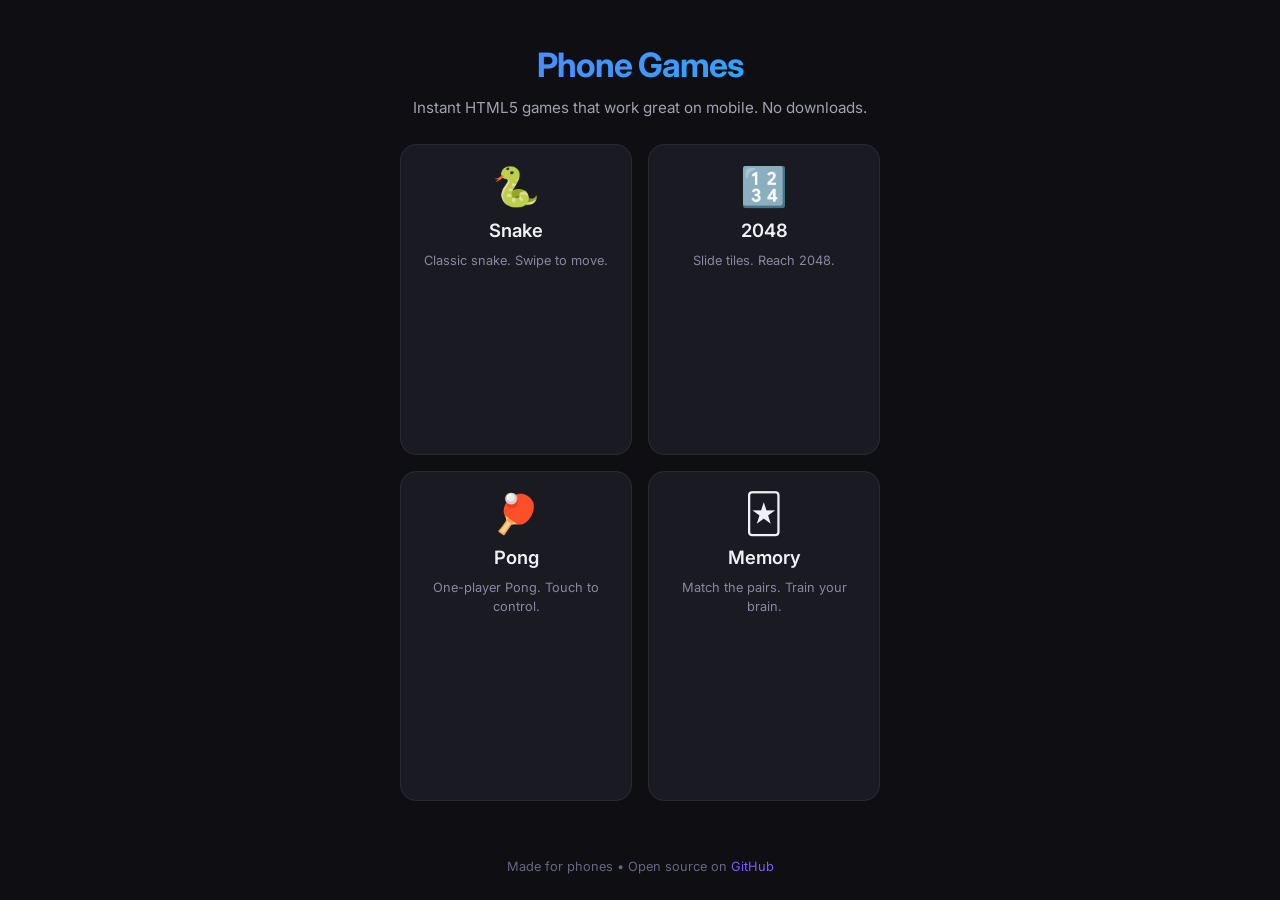
<file: index.html>
<!DOCTYPE html>
<html lang="en">
<head>
  <meta charset="UTF-8">
  <meta name="viewport" content="width=device-width, initial-scale=1.0, maximum-scale=1.0, user-scalable=no">
  <title>Phone Games – Play Instantly</title>
  <link rel="stylesheet" href="styles.css">
  <link rel="preconnect" href="https://fonts.googleapis.com">
  <link href="https://fonts.googleapis.com/css2?family=Inter:wght@400;600;700&display=swap" rel="stylesheet">
</head>
<body>
  <header>
    <h1>Phone Games</h1>
    <p>Instant HTML5 games that work great on mobile. No downloads.</p>
  </header>

  <main class="game-grid">
    <a href="snake.html" class="game-card">
      <div class="icon">🐍</div>
      <h2>Snake</h2>
      <p>Classic snake. Swipe to move.</p>
    </a>

    <a href="2048.html" class="game-card">
      <div class="icon">🔢</div>
      <h2>2048</h2>
      <p>Slide tiles. Reach 2048.</p>
    </a>

    <a href="pong.html" class="game-card">
      <div class="icon">🏓</div>
      <h2>Pong</h2>
      <p>One-player Pong. Touch to control.</p>
    </a>

    <a href="memory.html" class="game-card">
      <div class="icon">🃏</div>
      <h2>Memory</h2>
      <p>Match the pairs. Train your brain.</p>
    </a>
  </main>

  <footer>
    <p>Made for phones • Open source on <a href="https://github.com/aross197/phone-games" target="_blank">GitHub</a></p>
  </footer>
</body>
</html>
</file>
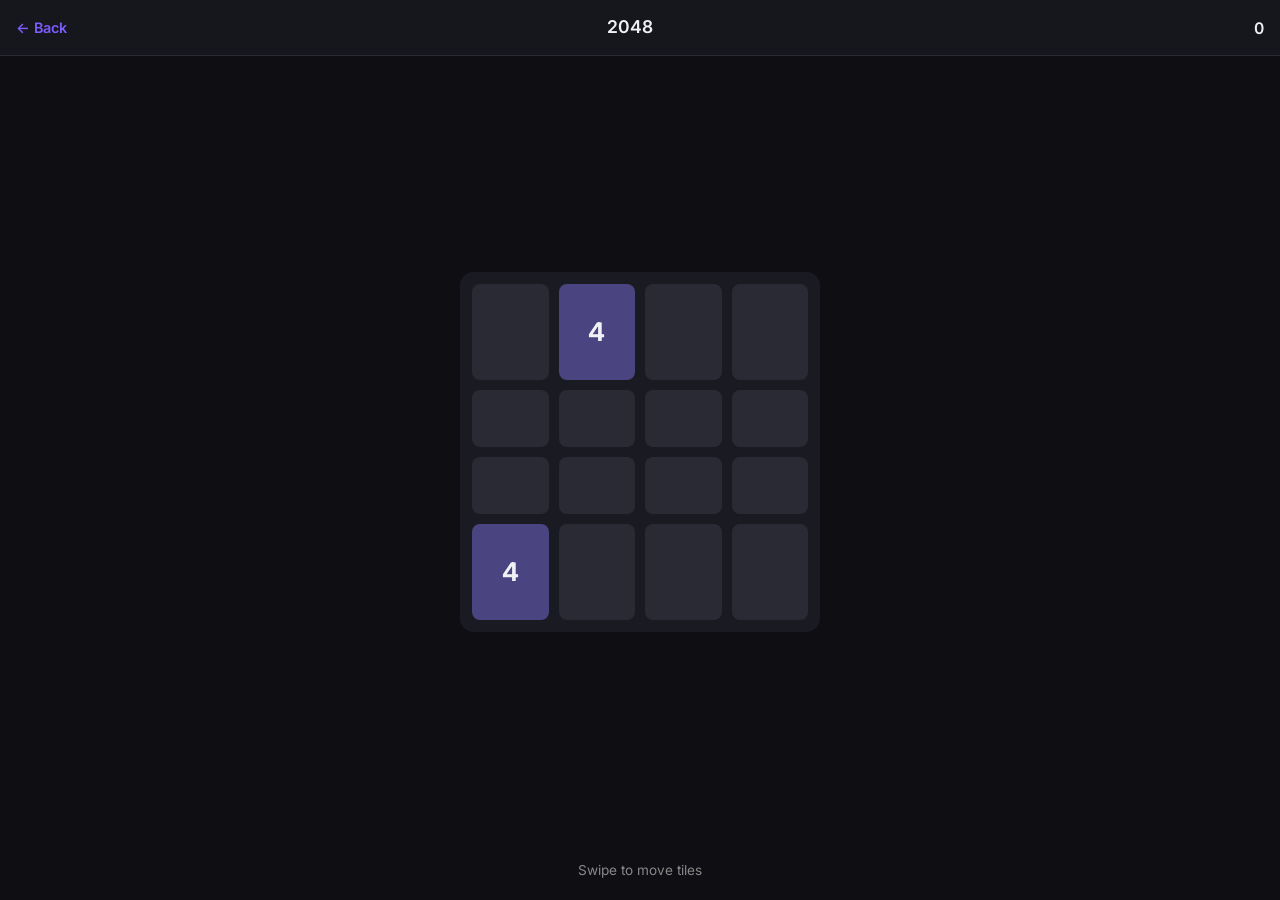
<file: 2048.html>
<!DOCTYPE html>
<html lang="en">
<head>
  <meta charset="UTF-8">
  <meta name="viewport" content="width=device-width, initial-scale=1.0, maximum-scale=1.0, user-scalable=no">
  <title>2048 – Phone Games</title>
  <link rel="stylesheet" href="styles.css">
  <link href="https://fonts.googleapis.com/css2?family=Inter:wght@400;600;700&display=swap" rel="stylesheet">
  <style>
    .board {
      display: grid;
      grid-template-columns: repeat(4, 1fr);
      gap: 10px;
      background: #1a1a22;
      padding: 12px;
      border-radius: 14px;
      width: min(92vw, 360px);
      aspect-ratio: 1;
    }
    .tile {
      background: #2a2a35;
      border-radius: 8px;
      display: flex;
      align-items: center;
      justify-content: center;
      font-size: 1.6rem;
      font-weight: 700;
      color: #f0f0f5;
      transition: all 0.12s ease;
    }
    .tile[data-v="2"] { background: #3d3a5c; }
    .tile[data-v="4"] { background: #4a4580; }
    .tile[data-v="8"] { background: #6b5ce6; color: #fff; }
    .tile[data-v="16"] { background: #7c5cff; color: #fff; }
    .tile[data-v="32"] { background: #9b6dff; color: #fff; }
    .tile[data-v="64"] { background: #b57aff; color: #fff; }
    .tile[data-v="128"] { background: #00b4d8; color: #fff; font-size: 1.35rem; }
    .tile[data-v="256"] { background: #00c4b4; color: #fff; font-size: 1.35rem; }
    .tile[data-v="512"] { background: #00d4a0; color: #111; font-size: 1.35rem; }
    .tile[data-v="1024"] { background: #ffd60a; color: #111; font-size: 1.15rem; }
    .tile[data-v="2048"] { background: #ff9f1c; color: #111; font-size: 1.15rem; }
    .overlay {
      position: absolute;
      inset: 0;
      background: rgba(0,0,0,0.65);
      display: flex;
      flex-direction: column;
      align-items: center;
      justify-content: center;
      border-radius: 14px;
      color: #fff;
      font-size: 1.5rem;
      font-weight: 700;
      gap: 0.8rem;
    }
    .overlay.hidden { display: none; }
  </style>
</head>
<body class="game-page">
  <div class="game-header">
    <a href="index.html">← Back</a>
    <h1>2048</h1>
    <div class="score" id="score">0</div>
  </div>

  <div class="game-container" style="position:relative">
    <div class="board" id="board"></div>
    <div class="overlay hidden" id="overlay">
      <div id="msg">Game Over</div>
      <button class="btn" onclick="reset()">New Game</button>
    </div>
  </div>

  <div class="controls">
    Swipe to move tiles
  </div>

  <script>
    const boardEl = document.getElementById('board');
    const scoreEl = document.getElementById('score');
    const overlay = document.getElementById('overlay');
    const msgEl = document.getElementById('msg');

    let grid, score;

    function emptyGrid() {
      return Array.from({length:4}, () => Array(4).fill(0));
    }

    function addRandom() {
      const empty = [];
      for (let r=0;r<4;r++) for (let c=0;c<4;c++) if (!grid[r][c]) empty.push([r,c]);
      if (!empty.length) return;
      const [r,c] = empty[Math.floor(Math.random()*empty.length)];
      grid[r][c] = Math.random() < 0.9 ? 2 : 4;
    }

    function render() {
      boardEl.innerHTML = '';
      for (let r=0;r<4;r++) {
        for (let c=0;c<4;c++) {
          const t = document.createElement('div');
          t.className = 'tile';
          const v = grid[r][c];
          if (v) {
            t.textContent = v;
            t.dataset.v = v;
          }
          boardEl.appendChild(t);
        }
      }
      scoreEl.textContent = score;
    }

    function slide(row) {
      const arr = row.filter(x => x);
      for (let i=0;i<arr.length-1;i++) {
        if (arr[i] === arr[i+1]) {
          arr[i] *= 2;
          score += arr[i];
          arr.splice(i+1,1);
        }
      }
      while (arr.length < 4) arr.push(0);
      return arr;
    }

    function move(dir) {
      const old = JSON.stringify(grid);
      if (dir === 'left') {
        grid = grid.map(row => slide(row));
      } else if (dir === 'right') {
        grid = grid.map(row => slide(row.reverse()).reverse());
      } else if (dir === 'up') {
        let cols = [0,1,2,3].map(c => grid.map(r => r[c]));
        cols = cols.map(col => slide(col));
        grid = [0,1,2,3].map(r => cols.map(c => c[r]));
      } else if (dir === 'down') {
        let cols = [0,1,2,3].map(c => grid.map(r => r[c]));
        cols = cols.map(col => slide(col.reverse()).reverse());
        grid = [0,1,2,3].map(r => cols.map(c => c[r]));
      }

      if (JSON.stringify(grid) !== old) {
        addRandom();
        render();
        checkEnd();
      }
    }

    function checkEnd() {
      // win
      if (grid.some(row => row.includes(2048))) {
        msgEl.textContent = 'You Win!';
        overlay.classList.remove('hidden');
        return;
      }
      // any empty?
      if (grid.some(row => row.includes(0))) return;
      // any merges possible?
      for (let r=0;r<4;r++) for (let c=0;c<4;c++) {
        const v = grid[r][c];
        if ((c<3 && grid[r][c+1]===v) || (r<3 && grid[r+1][c]===v)) return;
      }
      msgEl.textContent = 'Game Over';
      overlay.classList.remove('hidden');
    }

    function reset() {
      grid = emptyGrid();
      score = 0;
      addRandom();
      addRandom();
      overlay.classList.add('hidden');
      render();
    }

    // Touch
    let sx, sy;
    boardEl.addEventListener('touchstart', e => {
      e.preventDefault();
      sx = e.touches[0].clientX;
      sy = e.touches[0].clientY;
    }, {passive:false});

    boardEl.addEventListener('touchend', e => {
      e.preventDefault();
      const dx = e.changedTouches[0].clientX - sx;
      const dy = e.changedTouches[0].clientY - sy;
      if (Math.abs(dx) < 20 && Math.abs(dy) < 20) return;
      if (Math.abs(dx) > Math.abs(dy)) {
        move(dx > 0 ? 'right' : 'left');
      } else {
        move(dy > 0 ? 'down' : 'up');
      }
    }, {passive:false});

    // Keyboard
    window.addEventListener('keydown', e => {
      const map = {ArrowLeft:'left', ArrowRight:'right', ArrowUp:'up', ArrowDown:'down'};
      if (map[e.key]) {
        e.preventDefault();
        move(map[e.key]);
      }
    });

    reset();
  </script>
</body>
</html>
</file>
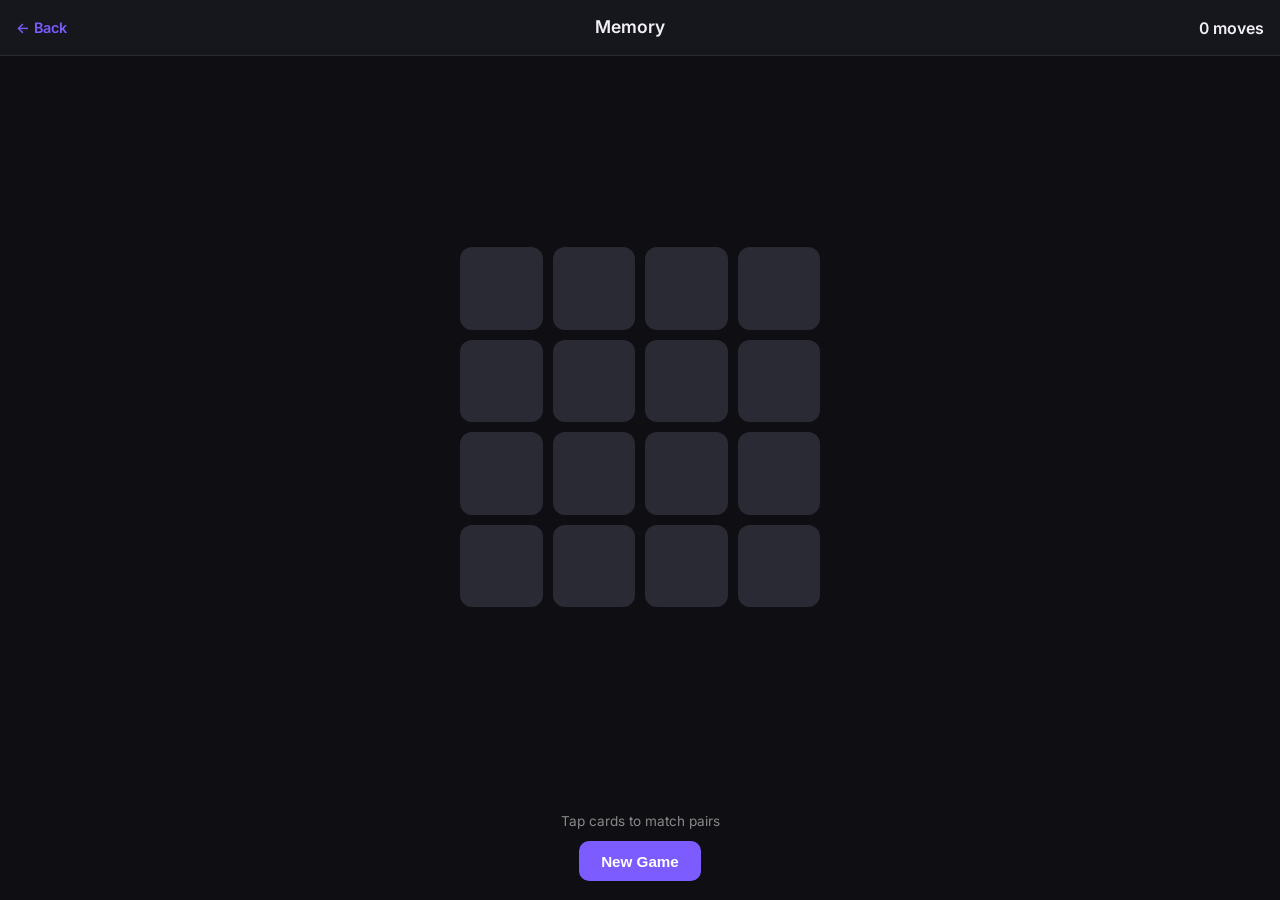
<file: memory.html>
<!DOCTYPE html>
<html lang="en">
<head>
  <meta charset="UTF-8">
  <meta name="viewport" content="width=device-width, initial-scale=1.0, maximum-scale=1.0, user-scalable=no">
  <title>Memory – Phone Games</title>
  <link rel="stylesheet" href="styles.css">
  <link href="https://fonts.googleapis.com/css2?family=Inter:wght@400;600;700&display=swap" rel="stylesheet">
  <style>
    .board {
      display: grid;
      grid-template-columns: repeat(4, 1fr);
      gap: 10px;
      width: min(92vw, 360px);
    }
    .card {
      aspect-ratio: 1;
      background: #2a2a35;
      border-radius: 12px;
      display: flex;
      align-items: center;
      justify-content: center;
      font-size: 1.8rem;
      cursor: pointer;
      transition: transform 0.2s, background 0.2s;
      user-select: none;
      -webkit-tap-highlight-color: transparent;
    }
    .card.flipped, .card.matched {
      background: #1e1e28;
      transform: rotateY(180deg);
    }
    .card.matched {
      opacity: 0.55;
      pointer-events: none;
    }
    .card span {
      display: none;
    }
    .card.flipped span, .card.matched span {
      display: block;
      transform: rotateY(180deg);
    }
  </style>
</head>
<body class="game-page">
  <div class="game-header">
    <a href="index.html">← Back</a>
    <h1>Memory</h1>
    <div class="score" id="moves">0 moves</div>
  </div>

  <div class="game-container">
    <div class="board" id="board"></div>
  </div>

  <div class="controls">
    Tap cards to match pairs
    <br>
    <button class="btn" onclick="reset()">New Game</button>
  </div>

  <script>
    const emojis = ['🍎','🍌','🍇','🍊','🍓','🍉','🍒','🥝'];
    const boardEl = document.getElementById('board');
    const movesEl = document.getElementById('moves');

    let cards, flipped, lock, moves, matched;

    function shuffle(arr) {
      for (let i = arr.length - 1; i > 0; i--) {
        const j = Math.floor(Math.random() * (i + 1));
        [arr[i], arr[j]] = [arr[j], arr[i]];
      }
      return arr;
    }

    function reset() {
      const pairs = shuffle([...emojis, ...emojis]);
      cards = pairs.map((emoji, i) => ({ emoji, id: i, flipped: false, matched: false }));
      flipped = [];
      lock = false;
      moves = 0;
      matched = 0;
      movesEl.textContent = '0 moves';
      render();
    }

    function render() {
      boardEl.innerHTML = '';
      cards.forEach((c, i) => {
        const div = document.createElement('div');
        div.className = 'card' + (c.flipped || c.matched ? ' flipped' : '') + (c.matched ? ' matched' : '');
        div.innerHTML = `<span>${c.emoji}</span>`;
        div.onclick = () => flip(i);
        boardEl.appendChild(div);
      });
    }

    function flip(i) {
      if (lock || cards[i].flipped || cards[i].matched) return;

      cards[i].flipped = true;
      flipped.push(i);
      render();

      if (flipped.length === 2) {
        moves++;
        movesEl.textContent = moves + (moves === 1 ? ' move' : ' moves');
        lock = true;

        const [a, b] = flipped;
        if (cards[a].emoji === cards[b].emoji) {
          cards[a].matched = cards[b].matched = true;
          matched += 2;
          flipped = [];
          lock = false;
          render();
          if (matched === 16) {
            setTimeout(() => alert(`Nice! Finished in ${moves} moves`), 300);
          }
        } else {
          setTimeout(() => {
            cards[a].flipped = cards[b].flipped = false;
            flipped = [];
            lock = false;
            render();
          }, 650);
        }
      }
    }

    reset();
  </script>
</body>
</html>
</file>
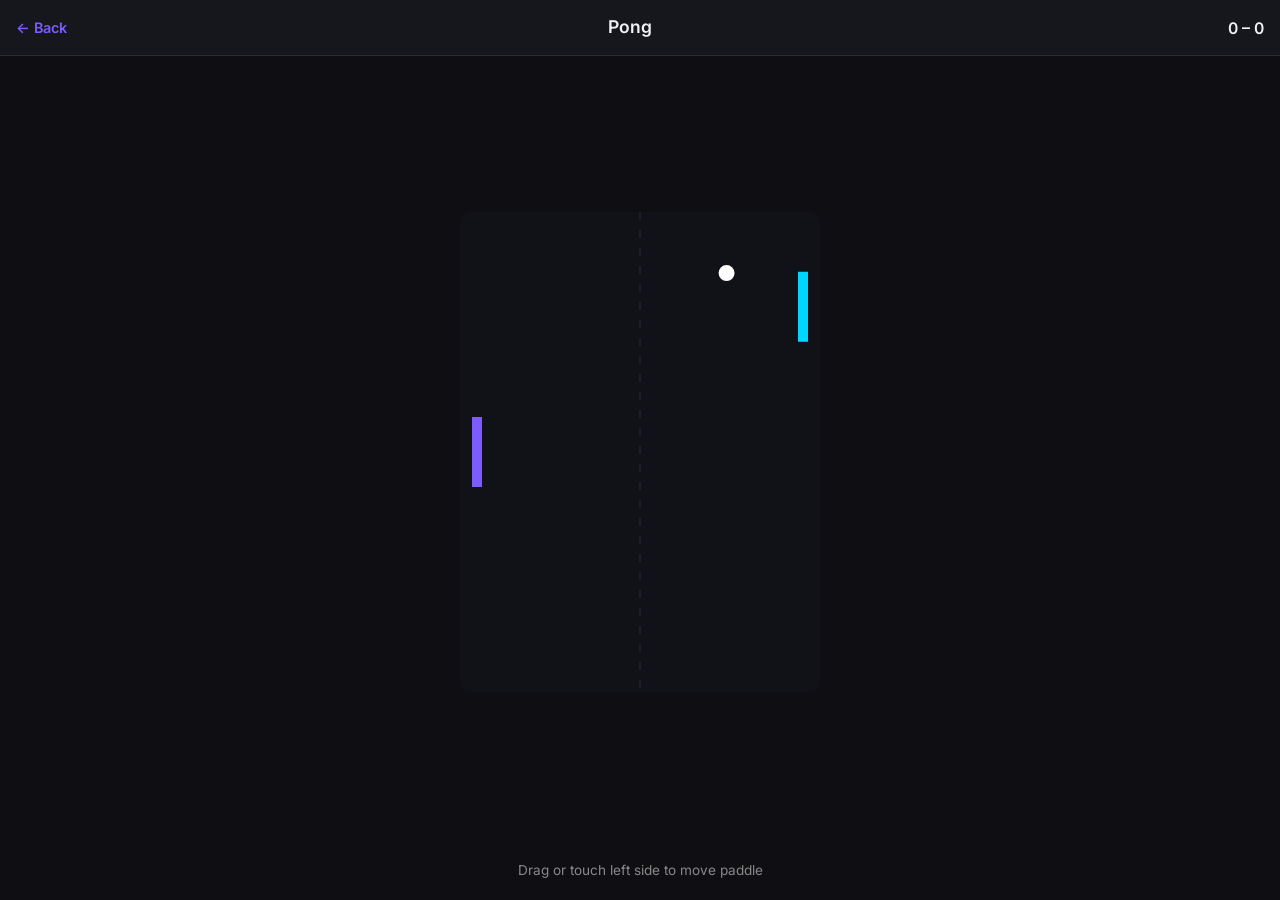
<file: pong.html>
<!DOCTYPE html>
<html lang="en">
<head>
  <meta charset="UTF-8">
  <meta name="viewport" content="width=device-width, initial-scale=1.0, maximum-scale=1.0, user-scalable=no">
  <title>Pong – Phone Games</title>
  <link rel="stylesheet" href="styles.css">
  <link href="https://fonts.googleapis.com/css2?family=Inter:wght@400;600;700&display=swap" rel="stylesheet">
</head>
<body class="game-page">
  <div class="game-header">
    <a href="index.html">← Back</a>
    <h1>Pong</h1>
    <div class="score" id="score">0 – 0</div>
  </div>

  <div class="game-container">
    <canvas id="game" width="360" height="480"></canvas>
  </div>

  <div class="controls">
    Drag or touch left side to move paddle
  </div>

  <script>
    const canvas = document.getElementById('game');
    const ctx = canvas.getContext('2d');
    const scoreEl = document.getElementById('score');

    const W = canvas.width;
    const H = canvas.height;

    let playerY, aiY, ball, playerScore, aiScore, running;

    function resetBall(dir = 1) {
      ball = {
        x: W/2,
        y: H/2,
        vx: 3.2 * dir,
        vy: (Math.random() * 2 - 1) * 2.8
      };
    }

    function reset() {
      playerY = H/2 - 35;
      aiY = H/2 - 35;
      playerScore = 0;
      aiScore = 0;
      scoreEl.textContent = '0 – 0';
      resetBall(Math.random() > 0.5 ? 1 : -1);
      running = true;
    }

    function draw() {
      // bg
      ctx.fillStyle = '#111118';
      ctx.fillRect(0, 0, W, H);

      // center line
      ctx.strokeStyle = '#2a2a35';
      ctx.setLineDash([8, 10]);
      ctx.beginPath();
      ctx.moveTo(W/2, 0);
      ctx.lineTo(W/2, H);
      ctx.stroke();
      ctx.setLineDash([]);

      // paddles
      ctx.fillStyle = '#7c5cff';
      ctx.fillRect(12, playerY, 10, 70);
      ctx.fillStyle = '#00d4ff';
      ctx.fillRect(W - 22, aiY, 10, 70);

      // ball
      ctx.fillStyle = '#fff';
      ctx.beginPath();
      ctx.arc(ball.x, ball.y, 8, 0, Math.PI*2);
      ctx.fill();
    }

    function update() {
      if (!running) return;

      ball.x += ball.vx;
      ball.y += ball.vy;

      // top/bottom
      if (ball.y < 8 || ball.y > H - 8) ball.vy *= -1;

      // player paddle
      if (ball.x < 30 && ball.x > 12 && ball.y > playerY && ball.y < playerY + 70) {
        ball.vx = Math.abs(ball.vx) * 1.05;
        const hit = (ball.y - (playerY + 35)) / 35;
        ball.vy = hit * 4;
      }

      // ai paddle
      if (ball.x > W - 30 && ball.x < W - 12 && ball.y > aiY && ball.y < aiY + 70) {
        ball.vx = -Math.abs(ball.vx) * 1.05;
        const hit = (ball.y - (aiY + 35)) / 35;
        ball.vy = hit * 4;
      }

      // score
      if (ball.x < 0) {
        aiScore++;
        scoreEl.textContent = `${playerScore} – ${aiScore}`;
        resetBall(1);
      }
      if (ball.x > W) {
        playerScore++;
        scoreEl.textContent = `${playerScore} – ${aiScore}`;
        resetBall(-1);
      }

      // simple AI
      const target = ball.y - 35;
      aiY += (target - aiY) * 0.085;
      aiY = Math.max(0, Math.min(H - 70, aiY));

      draw();
      requestAnimationFrame(update);
    }

    // Touch / drag control
    function setPlayer(y) {
      const rect = canvas.getBoundingClientRect();
      const scale = H / rect.height;
      playerY = (y - rect.top) * scale - 35;
      playerY = Math.max(0, Math.min(H - 70, playerY));
    }

    canvas.addEventListener('touchstart', e => {
      e.preventDefault();
      setPlayer(e.touches[0].clientY);
    }, {passive:false});

    canvas.addEventListener('touchmove', e => {
      e.preventDefault();
      setPlayer(e.touches[0].clientY);
    }, {passive:false});

    canvas.addEventListener('mousemove', e => {
      setPlayer(e.clientY);
    });

    reset();
    requestAnimationFrame(update);
  </script>
</body>
</html>
</file>
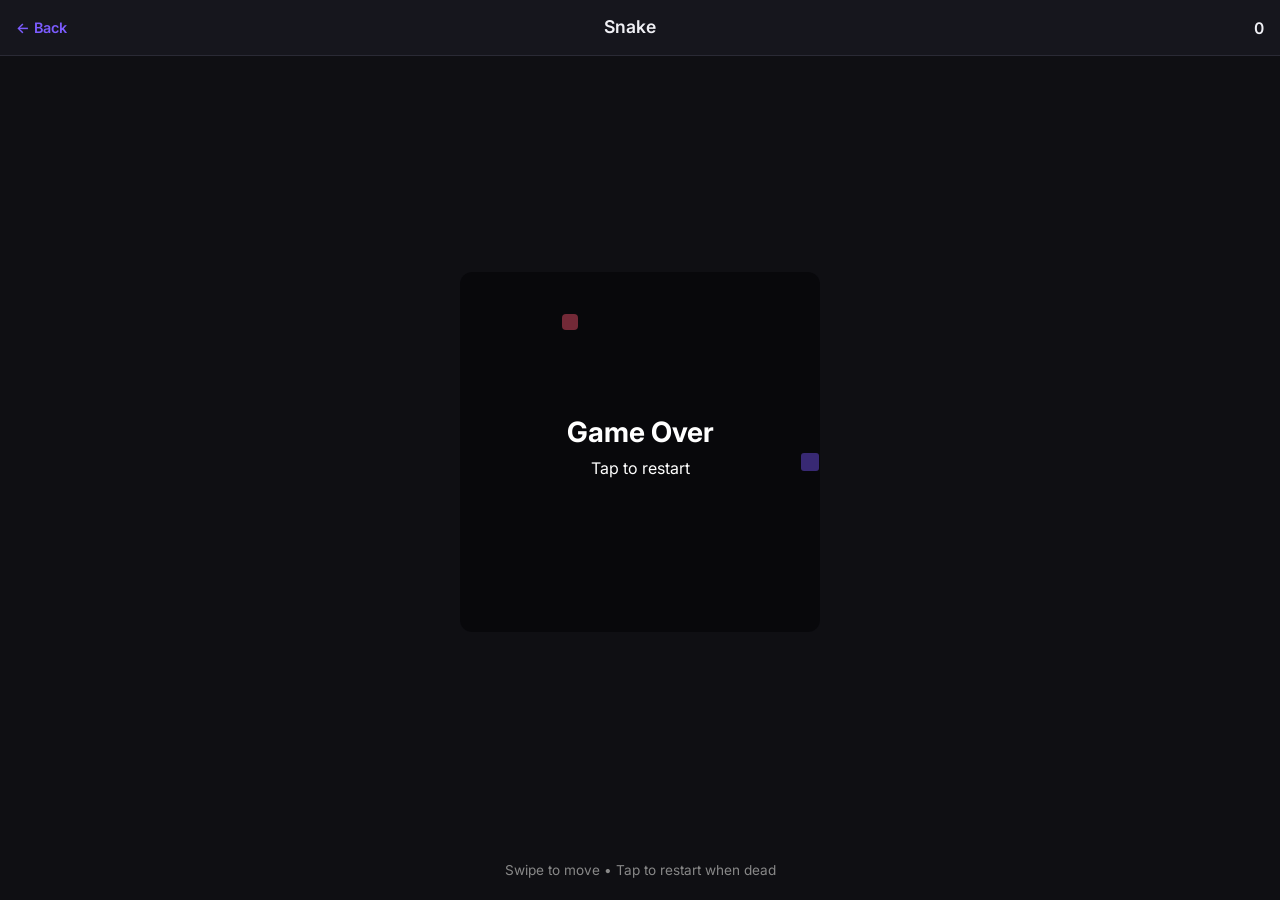
<file: snake.html>
<!DOCTYPE html>
<html lang="en">
<head>
  <meta charset="UTF-8">
  <meta name="viewport" content="width=device-width, initial-scale=1.0, maximum-scale=1.0, user-scalable=no">
  <title>Snake – Phone Games</title>
  <link rel="stylesheet" href="styles.css">
  <link href="https://fonts.googleapis.com/css2?family=Inter:wght@400;600;700&display=swap" rel="stylesheet">
</head>
<body class="game-page">
  <div class="game-header">
    <a href="index.html">← Back</a>
    <h1>Snake</h1>
    <div class="score" id="score">0</div>
  </div>

  <div class="game-container">
    <canvas id="game" width="360" height="360"></canvas>
  </div>

  <div class="controls">
    Swipe to move • Tap to restart when dead
  </div>

  <script>
    const canvas = document.getElementById('game');
    const ctx = canvas.getContext('2d');
    const scoreEl = document.getElementById('score');

    const GRID = 18;
    const CELL = canvas.width / GRID;

    let snake, dir, nextDir, food, score, alive, lastTime;

    function reset() {
      snake = [{x: 9, y: 9}];
      dir = {x: 1, y: 0};
      nextDir = {x: 1, y: 0};
      score = 0;
      scoreEl.textContent = score;
      alive = true;
      placeFood();
      lastTime = 0;
    }

    function placeFood() {
      do {
        food = {
          x: Math.floor(Math.random() * GRID),
          y: Math.floor(Math.random() * GRID)
        };
      } while (snake.some(s => s.x === food.x && s.y === food.y));
    }

    function draw() {
      ctx.fillStyle = '#111118';
      ctx.fillRect(0, 0, canvas.width, canvas.height);

      // food
      ctx.fillStyle = '#ff5c7a';
      ctx.beginPath();
      ctx.roundRect(food.x * CELL + 2, food.y * CELL + 2, CELL - 4, CELL - 4, 4);
      ctx.fill();

      // snake
      snake.forEach((s, i) => {
        ctx.fillStyle = i === 0 ? '#7c5cff' : '#5a3fd4';
        ctx.beginPath();
        ctx.roundRect(s.x * CELL + 1, s.y * CELL + 1, CELL - 2, CELL - 2, 3);
        ctx.fill();
      });

      if (!alive) {
        ctx.fillStyle = 'rgba(0,0,0,0.55)';
        ctx.fillRect(0, 0, canvas.width, canvas.height);
        ctx.fillStyle = '#fff';
        ctx.font = 'bold 28px Inter, sans-serif';
        ctx.textAlign = 'center';
        ctx.fillText('Game Over', canvas.width/2, canvas.height/2 - 10);
        ctx.font = '16px Inter, sans-serif';
        ctx.fillText('Tap to restart', canvas.width/2, canvas.height/2 + 22);
      }
    }

    function update(time) {
      if (!alive) {
        draw();
        requestAnimationFrame(update);
        return;
      }

      if (time - lastTime > 110) {
        lastTime = time;
        dir = nextDir;

        const head = {x: snake[0].x + dir.x, y: snake[0].y + dir.y};

        // wall or self collision
        if (head.x < 0 || head.x >= GRID || head.y < 0 || head.y >= GRID ||
            snake.some(s => s.x === head.x && s.y === head.y)) {
          alive = false;
        } else {
          snake.unshift(head);
          if (head.x === food.x && head.y === food.y) {
            score += 10;
            scoreEl.textContent = score;
            placeFood();
          } else {
            snake.pop();
          }
        }
      }

      draw();
      requestAnimationFrame(update);
    }

    // Touch controls
    let startX, startY;
    canvas.addEventListener('touchstart', e => {
      e.preventDefault();
      if (!alive) {
        reset();
        return;
      }
      startX = e.touches[0].clientX;
      startY = e.touches[0].clientY;
    }, {passive: false});

    canvas.addEventListener('touchend', e => {
      e.preventDefault();
      if (!alive || startX === undefined) return;

      const dx = e.changedTouches[0].clientX - startX;
      const dy = e.changedTouches[0].clientY - startY;

      if (Math.abs(dx) > Math.abs(dy)) {
        if (dx > 20 && dir.x !== -1) nextDir = {x: 1, y: 0};
        else if (dx < -20 && dir.x !== 1) nextDir = {x: -1, y: 0};
      } else {
        if (dy > 20 && dir.y !== -1) nextDir = {x: 0, y: 1};
        else if (dy < -20 && dir.y !== 1) nextDir = {x: 0, y: -1};
      }
      startX = startY = undefined;
    }, {passive: false});

    // Keyboard support
    window.addEventListener('keydown', e => {
      if (!alive) {
        if (e.key === ' ' || e.key === 'Enter') reset();
        return;
      }
      if (e.key === 'ArrowUp' && dir.y !== 1) nextDir = {x: 0, y: -1};
      if (e.key === 'ArrowDown' && dir.y !== -1) nextDir = {x: 0, y: 1};
      if (e.key === 'ArrowLeft' && dir.x !== 1) nextDir = {x: -1, y: 0};
      if (e.key === 'ArrowRight' && dir.x !== -1) nextDir = {x: 1, y: 0};
    });

    // click to restart
    canvas.addEventListener('click', () => {
      if (!alive) reset();
    });

    reset();
    requestAnimationFrame(update);
  </script>
</body>
</html>
</file>
<file: styles.css>
* {
  margin: 0;
  padding: 0;
  box-sizing: border-box;
}

body {
  font-family: 'Inter', system-ui, -apple-system, sans-serif;
  background: #0f0f13;
  color: #f0f0f5;
  min-height: 100vh;
  display: flex;
  flex-direction: column;
  line-height: 1.5;
}

header {
  text-align: center;
  padding: 2.5rem 1.25rem 1.5rem;
}

header h1 {
  font-size: 2.1rem;
  font-weight: 700;
  letter-spacing: -0.03em;
  margin-bottom: 0.4rem;
  background: linear-gradient(135deg, #7c5cff, #00d4ff);
  -webkit-background-clip: text;
  -webkit-text-fill-color: transparent;
  background-clip: text;
}

header p {
  color: #a0a0b0;
  font-size: 0.95rem;
}

.game-grid {
  display: grid;
  grid-template-columns: 1fr 1fr;
  gap: 1rem;
  padding: 0 1.25rem 2rem;
  max-width: 520px;
  margin: 0 auto;
  width: 100%;
  flex: 1;
}

.game-card {
  background: #1a1a22;
  border: 1px solid #2a2a35;
  border-radius: 16px;
  padding: 1.4rem 1rem;
  text-decoration: none;
  color: inherit;
  text-align: center;
  transition: transform 0.15s ease, border-color 0.15s ease, background 0.15s ease;
  display: flex;
  flex-direction: column;
  align-items: center;
  gap: 0.4rem;
}

.game-card:active {
  transform: scale(0.97);
}

.game-card .icon {
  font-size: 2.4rem;
  line-height: 1;
  margin-bottom: 0.3rem;
}

.game-card h2 {
  font-size: 1.15rem;
  font-weight: 600;
}

.game-card p {
  font-size: 0.8rem;
  color: #8888a0;
}

footer {
  text-align: center;
  padding: 1.5rem;
  font-size: 0.8rem;
  color: #666680;
}

footer a {
  color: #7c5cff;
  text-decoration: none;
}

/* Shared game page styles */
.game-page {
  display: flex;
  flex-direction: column;
  height: 100vh;
  max-height: 100dvh;
  overflow: hidden;
}

.game-header {
  display: flex;
  align-items: center;
  justify-content: space-between;
  padding: 0.9rem 1rem;
  background: #16161d;
  border-bottom: 1px solid #2a2a35;
  flex-shrink: 0;
}

.game-header a {
  color: #7c5cff;
  text-decoration: none;
  font-size: 0.9rem;
  font-weight: 600;
}

.game-header h1 {
  font-size: 1.1rem;
  font-weight: 600;
}

.score {
  font-variant-numeric: tabular-nums;
  font-weight: 600;
  min-width: 4.5rem;
  text-align: right;
}

.game-container {
  flex: 1;
  display: flex;
  align-items: center;
  justify-content: center;
  padding: 1rem;
  position: relative;
  overflow: hidden;
}

canvas {
  background: #111118;
  border-radius: 12px;
  max-width: 100%;
  max-height: 100%;
  touch-action: none;
}

.controls {
  padding: 0.8rem 1rem 1.2rem;
  text-align: center;
  color: #888;
  font-size: 0.85rem;
  flex-shrink: 0;
}

.btn {
  background: #7c5cff;
  color: white;
  border: none;
  border-radius: 10px;
  padding: 0.7rem 1.4rem;
  font-size: 0.95rem;
  font-weight: 600;
  cursor: pointer;
  margin-top: 0.6rem;
}

.btn:active {
  transform: scale(0.96);
}

@media (min-width: 480px) {
  .game-grid {
    grid-template-columns: 1fr 1fr;
  }
}
</file>
